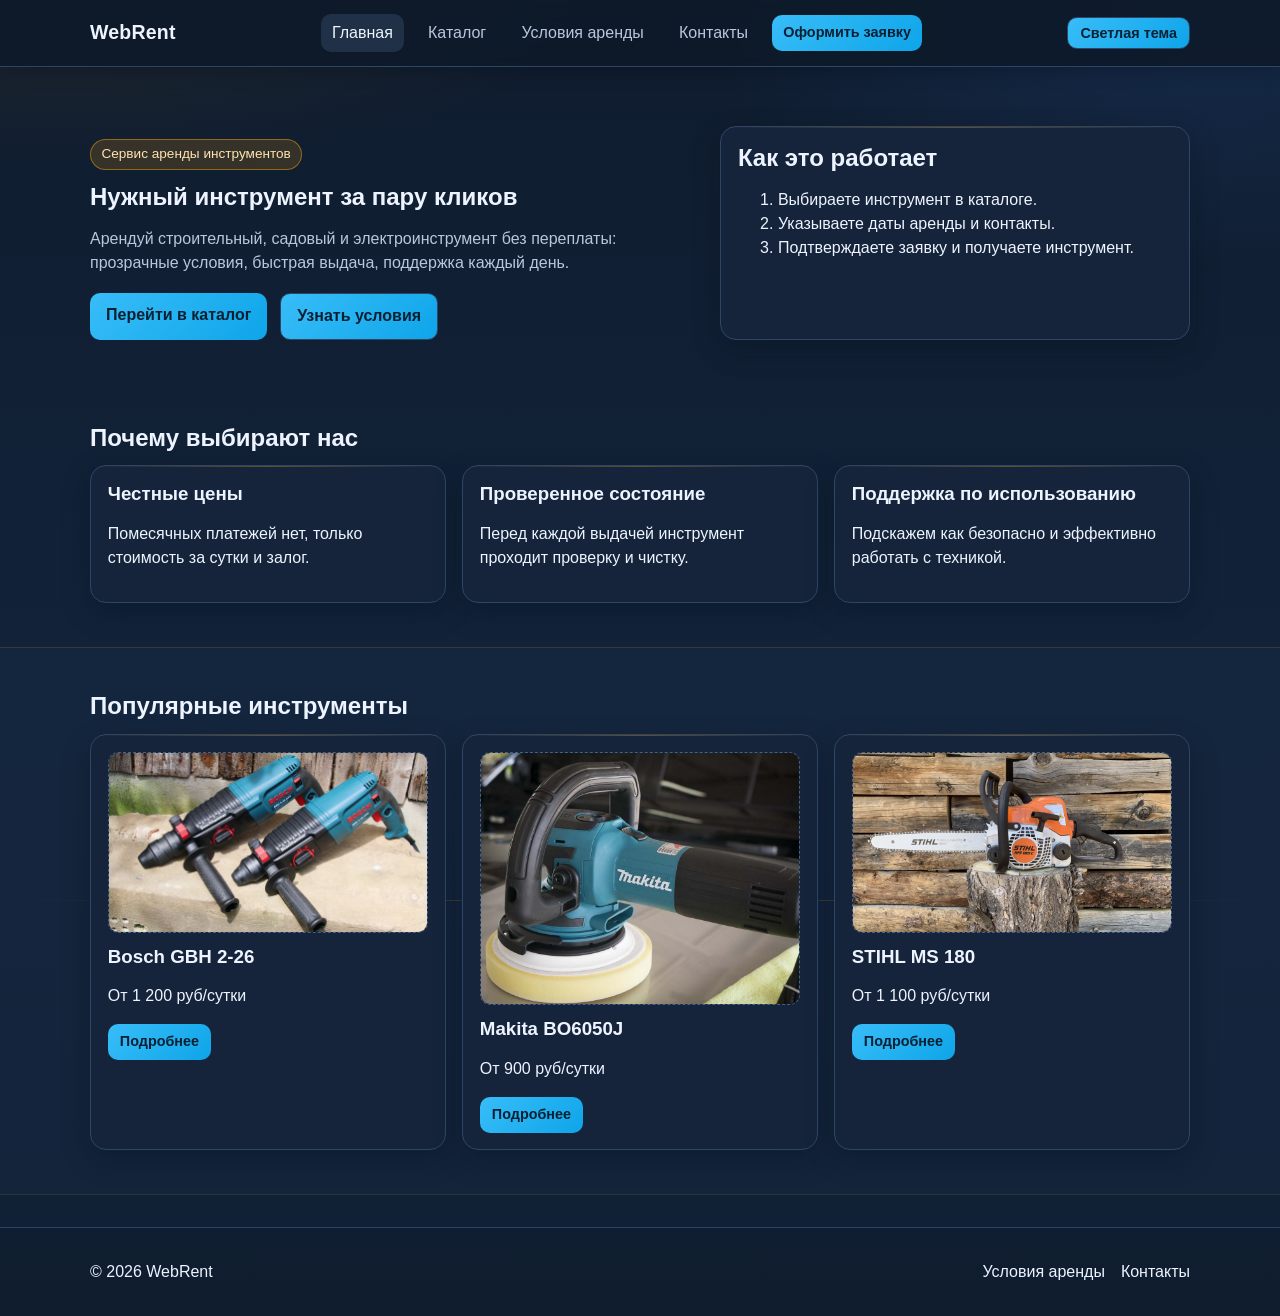
<file: index.html>
<!doctype html>
<html lang="ru">
  <head>
    <meta charset="UTF-8" />
    <meta name="viewport" content="width=device-width, initial-scale=1.0" />
    <title>WebRent - Аренда инструментов</title>
    <link rel="stylesheet" href="./assets/styles.css" />
  </head>
  <body>
    <header class="site-header">
      <div class="container header-row">
        <a class="logo" href="./index.html">WebRent</a>
        <nav class="main-nav" aria-label="Основная навигация">
          <a class="active" href="./index.html">Главная</a>
          <a href="./catalog.html">Каталог</a>
          <a href="./about.html">Условия аренды</a>
          <a href="./contacts.html">Контакты</a>
          <a class="btn btn-sm" href="./checkout.html">Оформить заявку</a>
        </nav>
      </div>
    </header>

    <main>
      <section class="hero">
        <div class="container hero-grid">
          <div>
            <p class="label">Сервис аренды инструментов</p>
            <h1>Нужный инструмент за пару кликов</h1>
            <p class="lead">
              Арендуй строительный, садовый и электроинструмент без переплаты:
              прозрачные условия, быстрая выдача, поддержка каждый день.
            </p>
            <div class="hero-actions">
              <a class="btn" href="./catalog.html">Перейти в каталог</a>
              <a class="btn btn-ghost" href="./about.html">Узнать условия</a>
            </div>
          </div>
          <div class="card">
            <h2>Как это работает</h2>
            <ol>
              <li>Выбираете инструмент в каталоге.</li>
              <li>Указываете даты аренды и контакты.</li>
              <li>Подтверждаете заявку и получаете инструмент.</li>
            </ol>
          </div>
        </div>
      </section>

      <section class="section">
        <div class="container">
          <h2>Почему выбирают нас</h2>
          <div class="features">
            <article class="card">
              <h3>Честные цены</h3>
              <p>Помесячных платежей нет, только стоимость за сутки и залог.</p>
            </article>
            <article class="card">
              <h3>Проверенное состояние</h3>
              <p>Перед каждой выдачей инструмент проходит проверку и чистку.</p>
            </article>
            <article class="card">
              <h3>Поддержка по использованию</h3>
              <p>Подскажем как безопасно и эффективно работать с техникой.</p>
            </article>
          </div>
        </div>
      </section>

      <section class="section section-muted">
        <div class="container">
          <h2>Популярные инструменты</h2>
          <div class="cards-3">
            <article class="tool-card">
              <img class="tool-image" src="./assets/images/Bosch_GBH_2-26jpg.jpg" alt="Заглушка изображения: Перфоратор" />
              <h3>Bosch GBH 2-26</h3>
              <p>От 1 200 руб/сутки</p>
              <a class="btn btn-sm" href="./tool.html">Подробнее</a>
            </article>
            <article class="tool-card">
              <img class="tool-image" src="./assets/images/Makita_BO6050J.jpg" alt="Заглушка изображения: Шлифмашина" />
              <h3>Makita BO6050J</h3>
              <p>От 900 руб/сутки</p>
              <a class="btn btn-sm" href="./tool.html">Подробнее</a>
            </article>
            <article class="tool-card">
              <img class="tool-image" src="./assets/images/STIHL_MS_180.jpg" alt="Заглушка изображения: Бензопила" />
              <h3>STIHL MS 180</h3>
              <p>От 1 100 руб/сутки</p>
              <a class="btn btn-sm" href="./tool.html">Подробнее</a>
            </article>
          </div>
        </div>
      </section>
    </main>

    <footer class="site-footer">
      <div class="container footer-row">
        <p>© 2026 WebRent</p>
        <div class="footer-links">
          <a href="./about.html">Условия аренды</a>
          <a href="./contacts.html">Контакты</a>
        </div>
      </div>
    </footer>
    <script src="./assets/app.js"></script>
  </body>
</html>
</file>
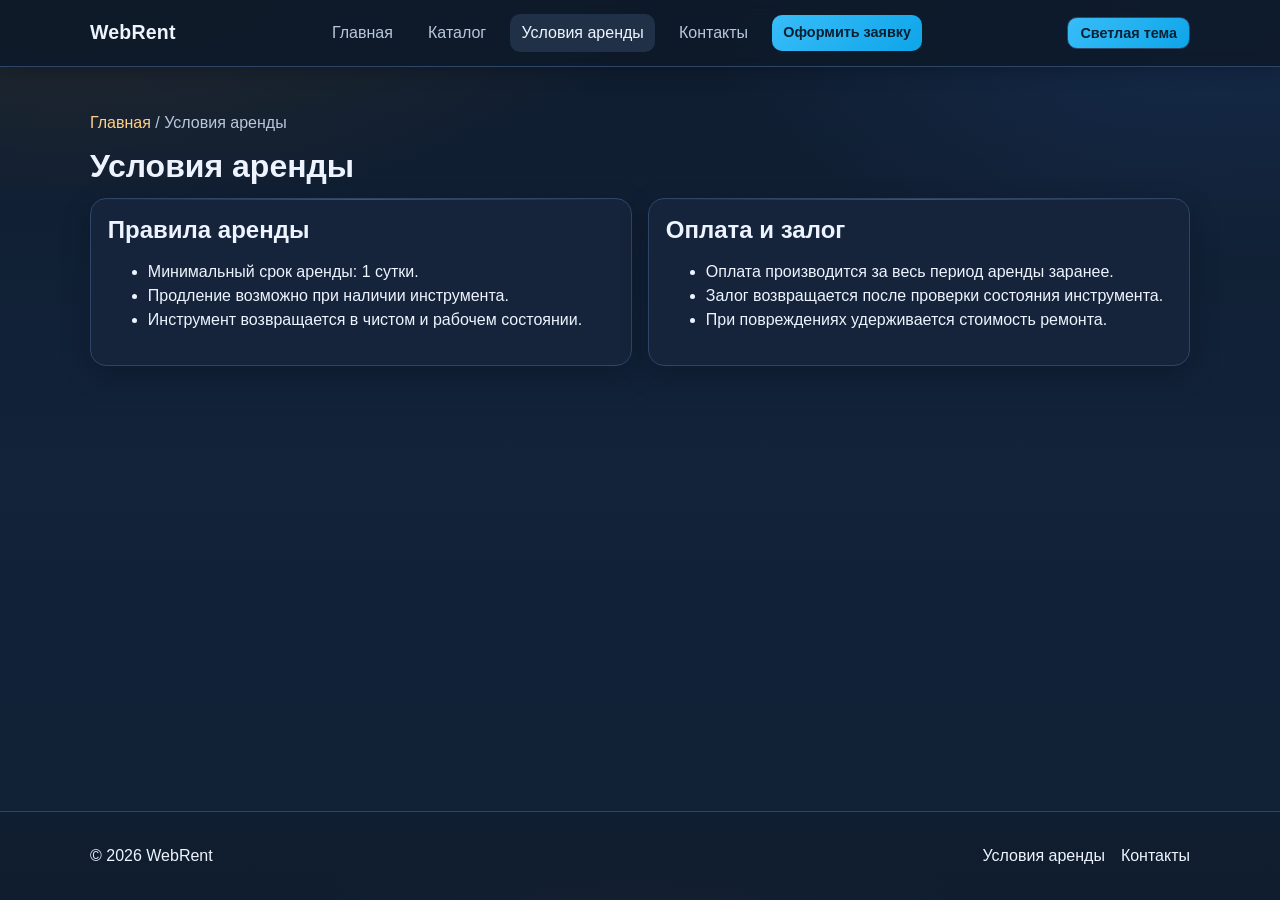
<file: about.html>
<!doctype html>
<html lang="ru">
  <head>
    <meta charset="UTF-8" />
    <meta name="viewport" content="width=device-width, initial-scale=1.0" />
    <title>Условия аренды - WebRent</title>
    <link rel="stylesheet" href="./assets/styles.css" />
  </head>
  <body>
    <header class="site-header">
      <div class="container header-row">
        <a class="logo" href="./index.html">WebRent</a>
        <nav class="main-nav" aria-label="Основная навигация">
          <a href="./index.html">Главная</a>
          <a href="./catalog.html">Каталог</a>
          <a class="active" href="./about.html">Условия аренды</a>
          <a href="./contacts.html">Контакты</a>
          <a class="btn btn-sm" href="./checkout.html">Оформить заявку</a>
        </nav>
      </div>
    </header>

    <main class="section">
      <div class="container">
        <nav class="breadcrumbs" aria-label="Хлебные крошки">
          <a href="./index.html">Главная</a> / <span>Условия аренды</span>
        </nav>
        <h1>Условия аренды</h1>
        <div class="cards-2">
          <article class="card">
            <h2>Правила аренды</h2>
            <ul>
              <li>Минимальный срок аренды: 1 сутки.</li>
              <li>Продление возможно при наличии инструмента.</li>
              <li>Инструмент возвращается в чистом и рабочем состоянии.</li>
            </ul>
          </article>
          <article class="card">
            <h2>Оплата и залог</h2>
            <ul>
              <li>Оплата производится за весь период аренды заранее.</li>
              <li>Залог возвращается после проверки состояния инструмента.</li>
              <li>При повреждениях удерживается стоимость ремонта.</li>
            </ul>
          </article>
        </div>
      </div>
    </main>

    <footer class="site-footer">
      <div class="container footer-row">
        <p>© 2026 WebRent</p>
        <div class="footer-links">
          <a href="./about.html">Условия аренды</a>
          <a href="./contacts.html">Контакты</a>
        </div>
      </div>
    </footer>
    <script src="./assets/app.js"></script>
  </body>
</html>
</file>
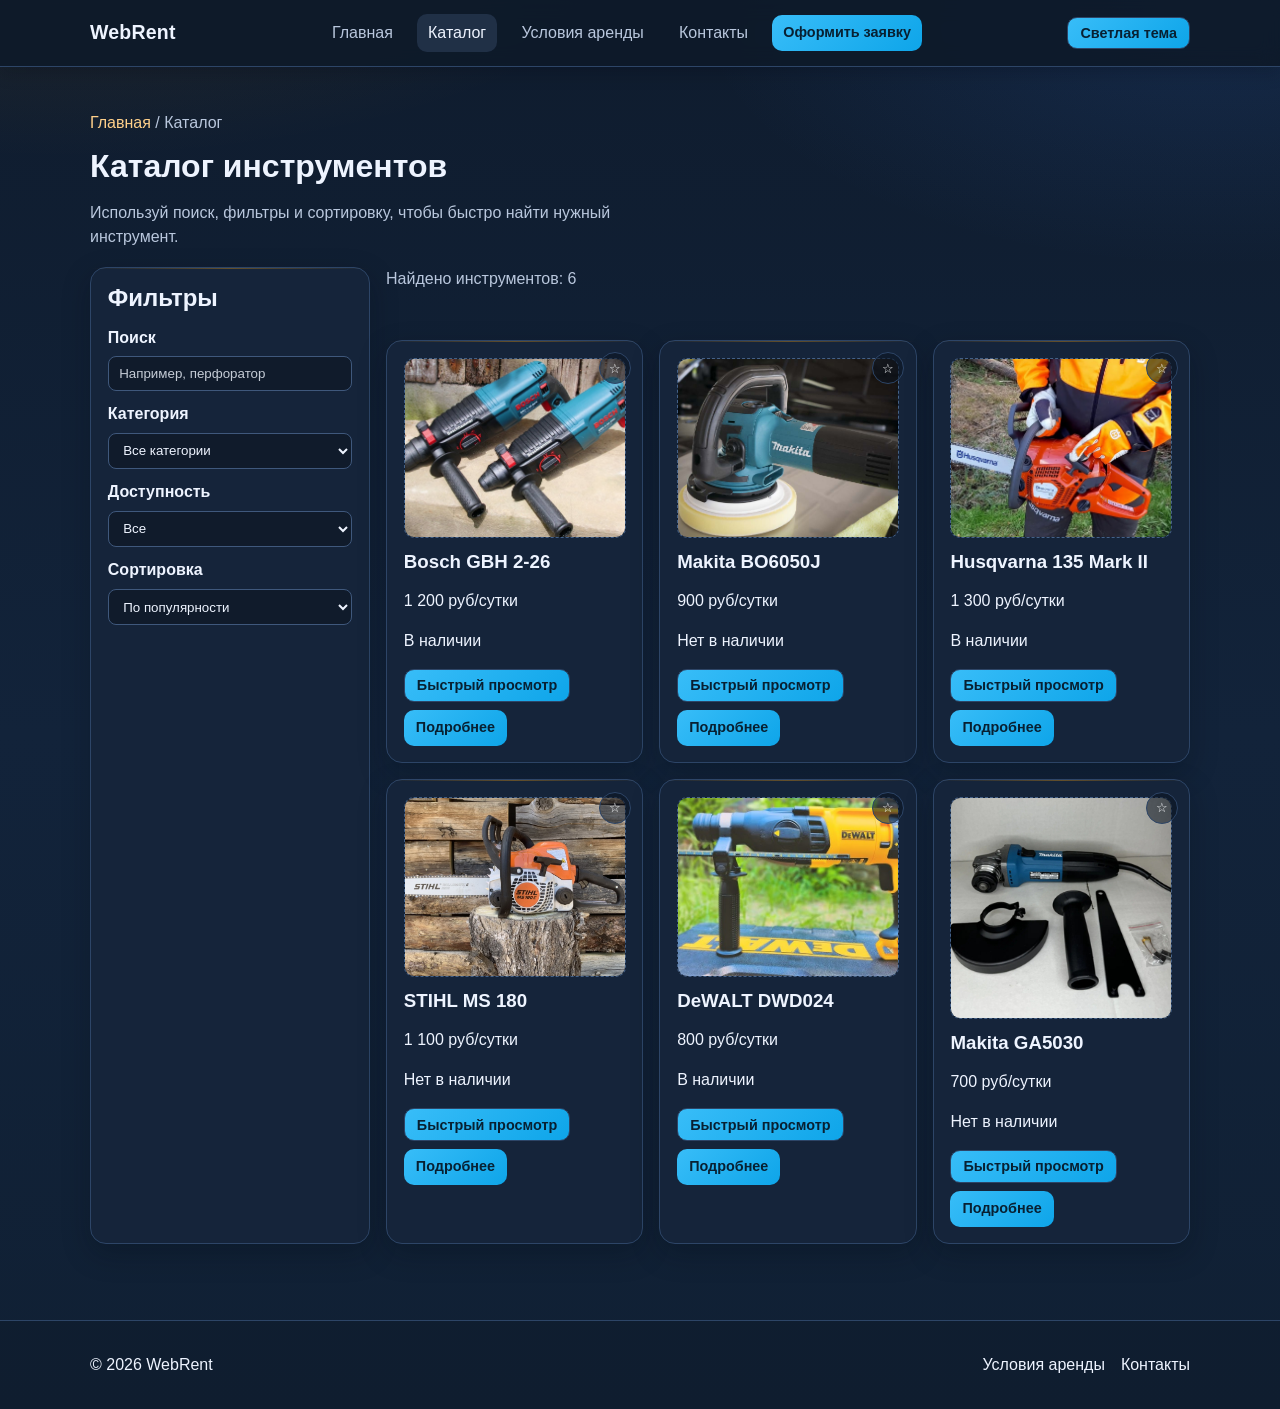
<file: catalog.html>
<!doctype html>
<html lang="ru">
  <head>
    <meta charset="UTF-8" />
    <meta name="viewport" content="width=device-width, initial-scale=1.0" />
    <title>Каталог - WebRent</title>
    <link rel="stylesheet" href="./assets/styles.css" />
  </head>
  <body>
    <header class="site-header">
      <div class="container header-row">
        <a class="logo" href="./index.html">WebRent</a>
        <nav class="main-nav" aria-label="Основная навигация">
          <a href="./index.html">Главная</a>
          <a class="active" href="./catalog.html">Каталог</a>
          <a href="./about.html">Условия аренды</a>
          <a href="./contacts.html">Контакты</a>
          <a class="btn btn-sm" href="./checkout.html">Оформить заявку</a>
        </nav>
      </div>
    </header>

    <main class="section">
      <div class="container">
        <nav class="breadcrumbs" aria-label="Хлебные крошки">
          <a href="./index.html">Главная</a> / <span>Каталог</span>
        </nav>
        <h1>Каталог инструментов</h1>
        <p class="lead">
          Используй поиск, фильтры и сортировку, чтобы быстро найти нужный
          инструмент.
        </p>

        <section class="catalog-layout">
          <aside class="card filters">
            <h2>Фильтры</h2>
            <label>
              Поиск
              <input id="searchInput" type="search" placeholder="Например, перфоратор" />
            </label>
            <label>
              Категория
              <select id="categoryFilter">
                <option value="all">Все категории</option>
                <option value="drill">Сверление</option>
                <option value="cut">Резка</option>
                <option value="garden">Для сада</option>
                <option value="grind">Шлифовка</option>
              </select>
            </label>
            <label>
              Доступность
              <select id="availabilityFilter">
                <option value="all">Все</option>
                <option value="available">Только в наличии</option>
              </select>
            </label>
            <label>
              Сортировка
              <select id="sortFilter">
                <option value="popular">По популярности</option>
                <option value="priceAsc">Цена: по возрастанию</option>
                <option value="priceDesc">Цена: по убыванию</option>
              </select>
            </label>
          </aside>

          <section>
            <div id="catalogCount" class="catalog-count"></div>
            <div id="catalogGrid" class="cards-3"></div>
          </section>
        </section>
      </div>
    </main>

    <footer class="site-footer">
      <div class="container footer-row">
        <p>© 2026 WebRent</p>
        <div class="footer-links">
          <a href="./about.html">Условия аренды</a>
          <a href="./contacts.html">Контакты</a>
        </div>
      </div>
    </footer>

    <script src="./assets/app.js"></script>
  </body>
</html>
</file>
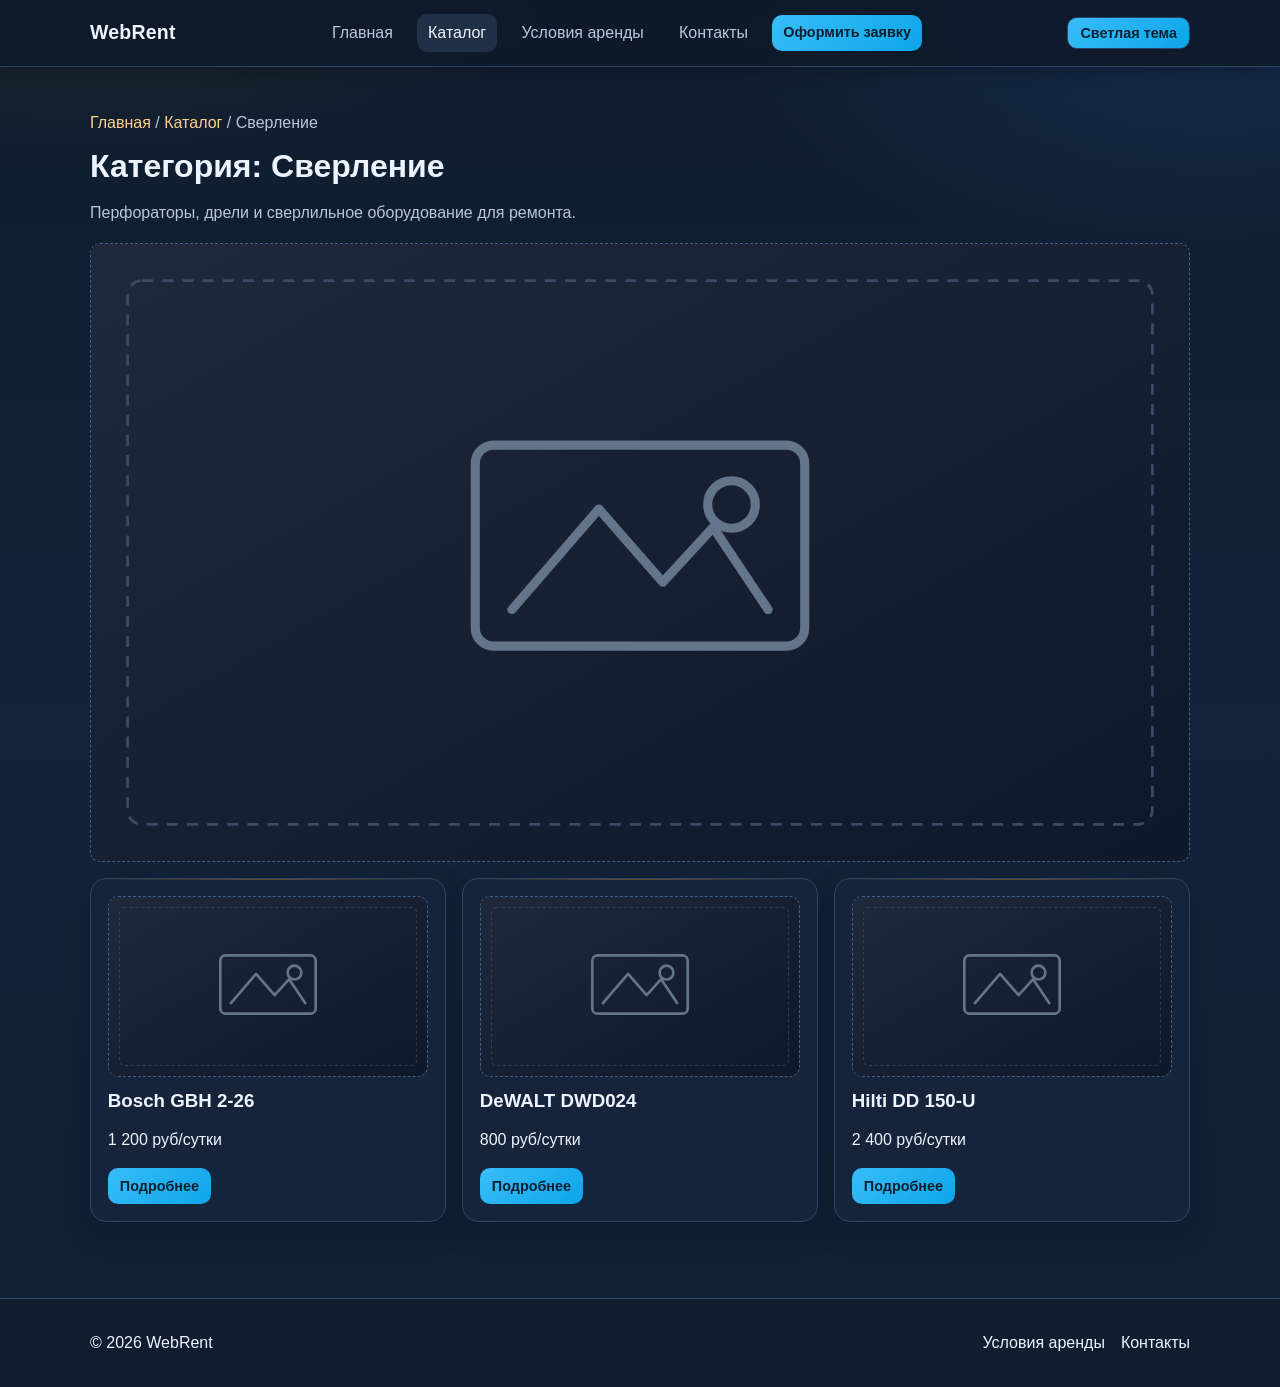
<file: category.html>
<!doctype html>
<html lang="ru">
  <head>
    <meta charset="UTF-8" />
    <meta name="viewport" content="width=device-width, initial-scale=1.0" />
    <title>Категория: Сверление - WebRent</title>
    <link rel="stylesheet" href="./assets/styles.css" />
  </head>
  <body>
    <header class="site-header">
      <div class="container header-row">
        <a class="logo" href="./index.html">WebRent</a>
        <nav class="main-nav" aria-label="Основная навигация">
          <a href="./index.html">Главная</a>
          <a class="active" href="./catalog.html">Каталог</a>
          <a href="./about.html">Условия аренды</a>
          <a href="./contacts.html">Контакты</a>
          <a class="btn btn-sm" href="./checkout.html">Оформить заявку</a>
        </nav>
      </div>
    </header>

    <main class="section">
      <div class="container">
        <nav class="breadcrumbs" aria-label="Хлебные крошки">
          <a href="./index.html">Главная</a> /
          <a href="./catalog.html">Каталог</a> /
          <span>Сверление</span>
        </nav>
        <h1>Категория: Сверление</h1>
        <p class="lead">Перфораторы, дрели и сверлильное оборудование для ремонта.</p>
        <img
          class="image-placeholder"
          src="./assets/images/placeholder.svg"
          alt="Заглушка изображения: категория Сверление"
        />

        <div class="cards-3">
          <article class="tool-card">
            <img class="tool-image" src="./assets/images/placeholder.svg" alt="Заглушка изображения: Перфоратор" />
            <h3>Bosch GBH 2-26</h3>
            <p>1 200 руб/сутки</p>
            <a class="btn btn-sm" href="./tool.html">Подробнее</a>
          </article>
          <article class="tool-card">
            <img class="tool-image" src="./assets/images/placeholder.svg" alt="Заглушка изображения: Дрель" />
            <h3>DeWALT DWD024</h3>
            <p>800 руб/сутки</p>
            <a class="btn btn-sm" href="./tool.html">Подробнее</a>
          </article>
          <article class="tool-card">
            <img class="tool-image" src="./assets/images/placeholder.svg" alt="Заглушка изображения: Алмазное бурение" />
            <h3>Hilti DD 150-U</h3>
            <p>2 400 руб/сутки</p>
            <a class="btn btn-sm" href="./tool.html">Подробнее</a>
          </article>
        </div>
      </div>
    </main>

    <footer class="site-footer">
      <div class="container footer-row">
        <p>© 2026 WebRent</p>
        <div class="footer-links">
          <a href="./about.html">Условия аренды</a>
          <a href="./contacts.html">Контакты</a>
        </div>
      </div>
    </footer>
    <script src="./assets/app.js"></script>
  </body>
</html>
</file>
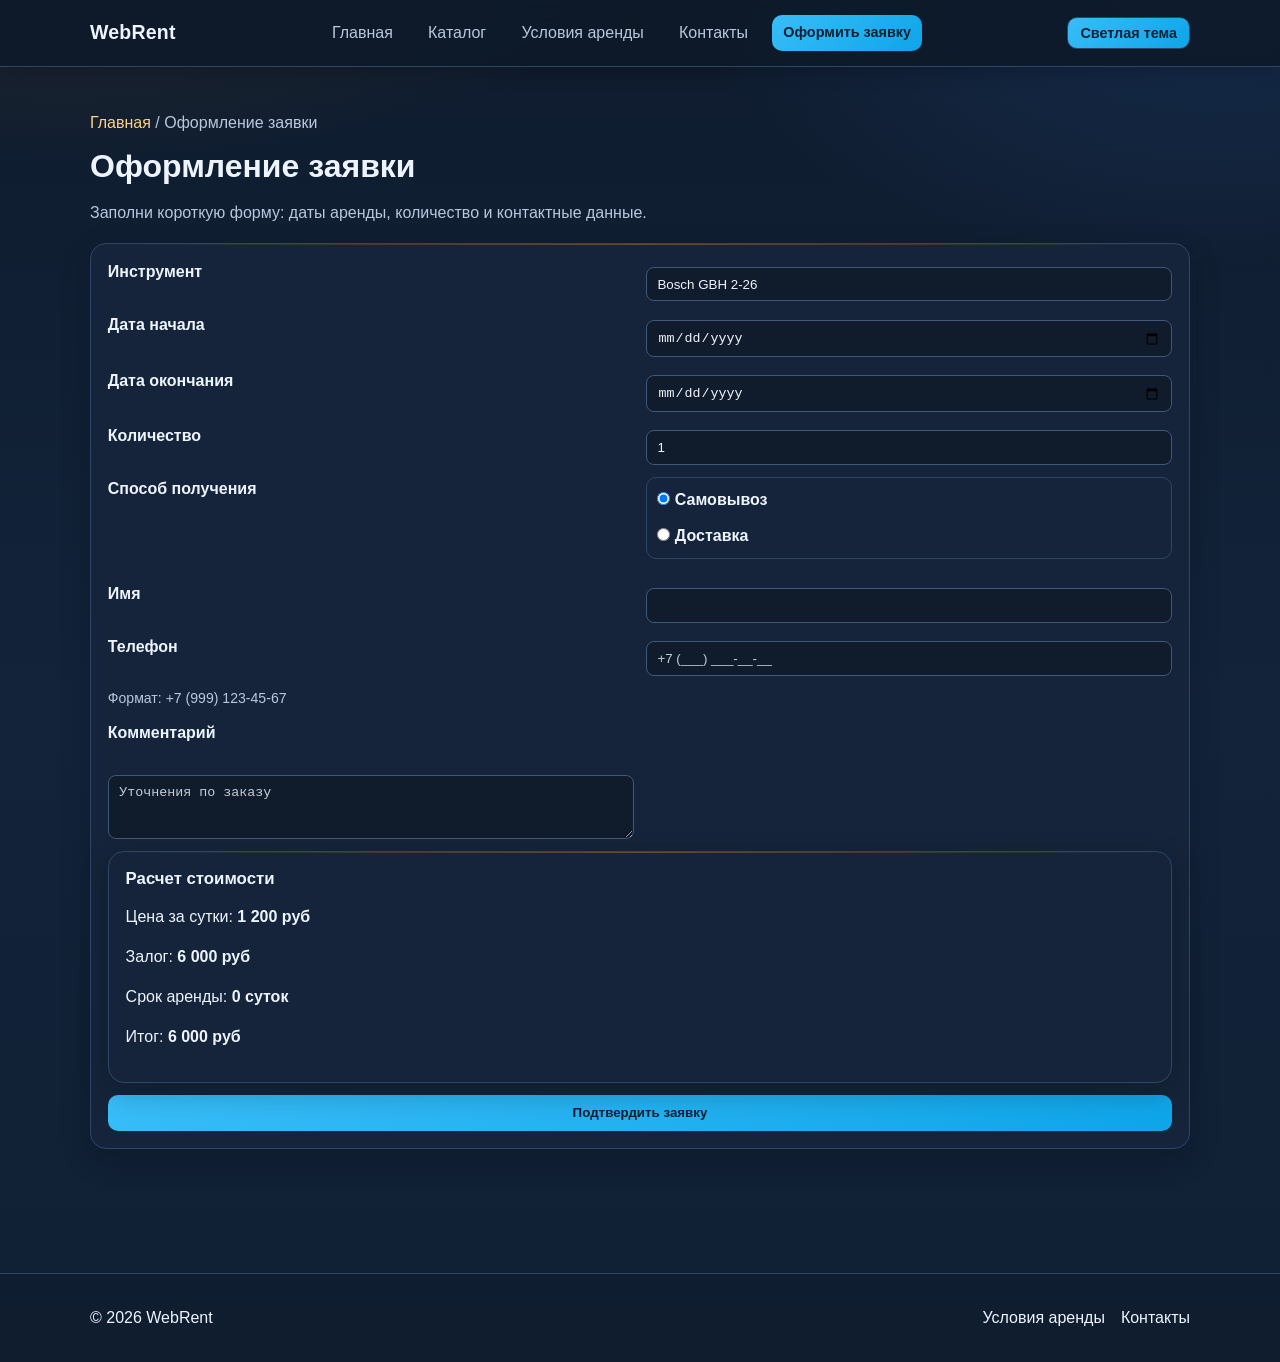
<file: checkout.html>
<!doctype html>
<html lang="ru">
  <head>
    <meta charset="UTF-8" />
    <meta name="viewport" content="width=device-width, initial-scale=1.0" />
    <title>Оформление заявки - WebRent</title>
    <link rel="stylesheet" href="./assets/styles.css" />
  </head>
  <body>
    <header class="site-header">
      <div class="container header-row">
        <a class="logo" href="./index.html">WebRent</a>
        <nav class="main-nav" aria-label="Основная навигация">
          <a href="./index.html">Главная</a>
          <a href="./catalog.html">Каталог</a>
          <a href="./about.html">Условия аренды</a>
          <a href="./contacts.html">Контакты</a>
          <a class="btn btn-sm active" href="./checkout.html">Оформить заявку</a>
        </nav>
      </div>
    </header>

    <main class="section">
      <div class="container">
        <nav class="breadcrumbs" aria-label="Хлебные крошки">
          <a href="./index.html">Главная</a> /
          <span>Оформление заявки</span>
        </nav>

        <h1>Оформление заявки</h1>
        <p class="lead">
          Заполни короткую форму: даты аренды, количество и контактные данные.
        </p>

        <form id="checkoutForm" class="card form-grid" novalidate>
          <label for="tool">Инструмент</label>
          <input id="tool" type="text" name="tool" value="Bosch GBH 2-26" required />

          <label for="startDate">Дата начала</label>
          <input id="startDate" type="date" name="startDate" required />

          <label for="endDate">Дата окончания</label>
          <input id="endDate" type="date" name="endDate" required />

          <label for="qty">Количество</label>
          <input id="qty" type="number" name="qty" min="1" value="1" required />

          <label for="pickupMethod">Способ получения</label>
          <fieldset id="pickupMethod" class="radio-group">
            <legend class="visually-hidden">Способ получения</legend>
            <label class="radio-item">
              <input type="radio" name="fulfillment" value="pickup" checked />
              Самовывоз
            </label>
            <label class="radio-item">
              <input type="radio" name="fulfillment" value="delivery" />
              Доставка
            </label>
          </fieldset>

          <label for="name">Имя</label>
          <input id="name" type="text" name="name" autocomplete="name" required />

          <label for="phone">Телефон</label>
          <input
            id="phone"
            type="tel"
            name="phone"
            placeholder="+7 (___) ___-__-__"
            autocomplete="tel"
            inputmode="tel"
            required
            aria-describedby="phoneHelp"
          />
          <p id="phoneHelp" class="field-help">Формат: +7 (999) 123-45-67</p>

          <label class="full-width" for="comment">Комментарий</label>
          <textarea id="comment" name="comment" rows="3" placeholder="Уточнения по заказу"></textarea>

          <section class="card total-card full-width" aria-live="polite">
            <h2>Расчет стоимости</h2>
            <p>Цена за сутки: <strong id="dailyPriceText">1 200 руб</strong></p>
            <p>Залог: <strong id="depositText">6 000 руб</strong></p>
            <p>Срок аренды: <strong id="rentalDaysText">0 суток</strong></p>
            <p>Итог: <strong id="totalCostText">0 руб</strong></p>
          </section>

          <button class="btn full-width" type="submit">Подтвердить заявку</button>
        </form>
        <p id="checkoutStatus" class="status-text" aria-live="polite"></p>
        <section id="thankYouScreen" class="card thank-you-screen" hidden aria-live="polite">
          <h2>Спасибо за заявку!</h2>
          <p>Мы получили ваш запрос и свяжемся с вами в ближайшее время.</p>
          <a class="btn btn-sm" href="./catalog.html">Вернуться в каталог</a>
        </section>
      </div>
    </main>

    <footer class="site-footer">
      <div class="container footer-row">
        <p>© 2026 WebRent</p>
        <div class="footer-links">
          <a href="./about.html">Условия аренды</a>
          <a href="./contacts.html">Контакты</a>
        </div>
      </div>
    </footer>

    <script src="./assets/app.js"></script>
  </body>
</html>
</file>
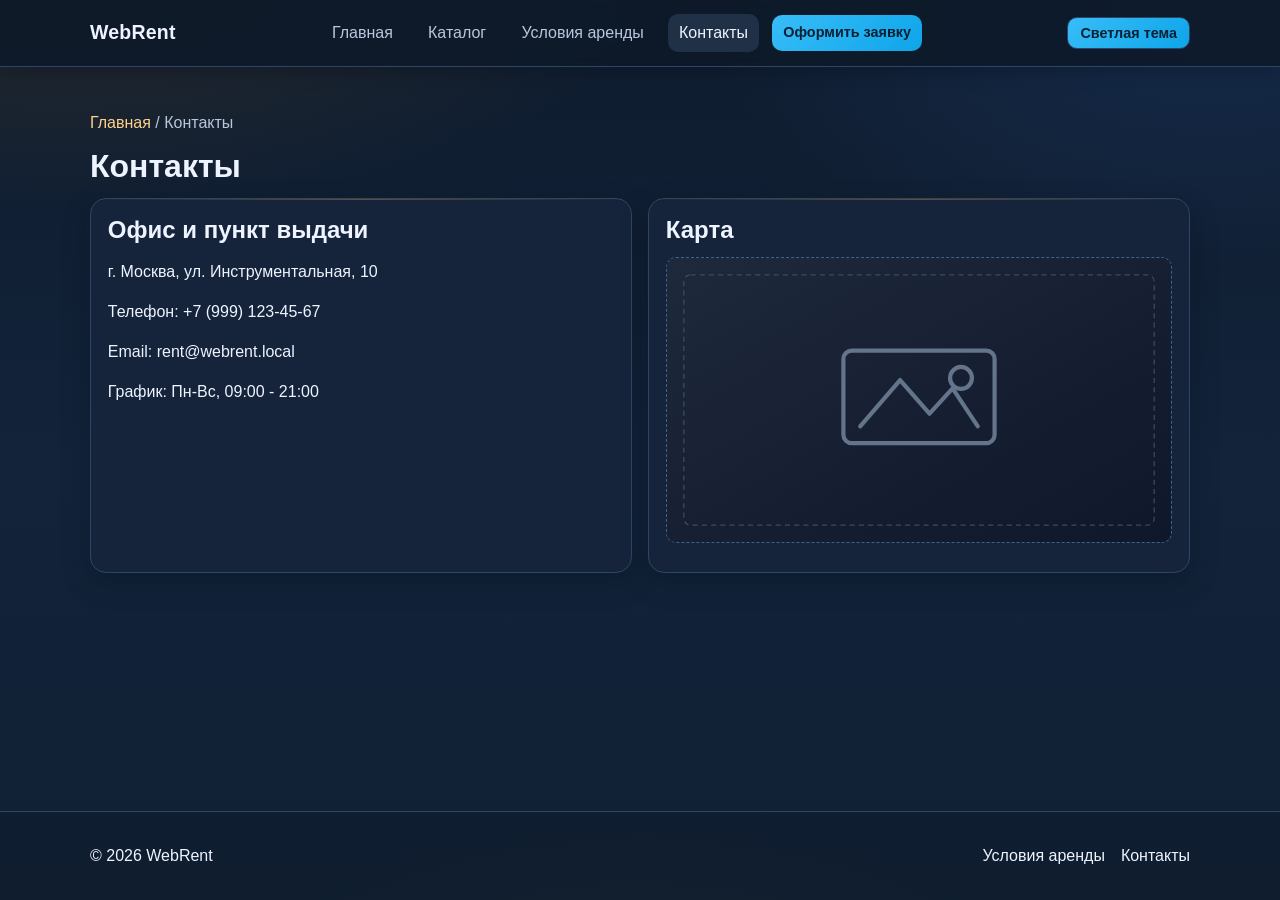
<file: contacts.html>
<!doctype html>
<html lang="ru">
  <head>
    <meta charset="UTF-8" />
    <meta name="viewport" content="width=device-width, initial-scale=1.0" />
    <title>Контакты - WebRent</title>
    <link rel="stylesheet" href="./assets/styles.css" />
  </head>
  <body>
    <header class="site-header">
      <div class="container header-row">
        <a class="logo" href="./index.html">WebRent</a>
        <nav class="main-nav" aria-label="Основная навигация">
          <a href="./index.html">Главная</a>
          <a href="./catalog.html">Каталог</a>
          <a href="./about.html">Условия аренды</a>
          <a class="active" href="./contacts.html">Контакты</a>
          <a class="btn btn-sm" href="./checkout.html">Оформить заявку</a>
        </nav>
      </div>
    </header>

    <main class="section">
      <div class="container">
        <nav class="breadcrumbs" aria-label="Хлебные крошки">
          <a href="./index.html">Главная</a> / <span>Контакты</span>
        </nav>
        <h1>Контакты</h1>
        <div class="cards-2">
          <article class="card">
            <h2>Офис и пункт выдачи</h2>
            <p>г. Москва, ул. Инструментальная, 10</p>
            <p>Телефон: +7 (999) 123-45-67</p>
            <p>Email: rent@webrent.local</p>
            <p>График: Пн-Вс, 09:00 - 21:00</p>
          </article>
          <article class="card">
            <h2>Карта</h2>
            <img class="map-box" src="./assets/images/placeholder.svg" alt="Заглушка изображения: карта (Яндекс/Google)" />
          </article>
        </div>
      </div>
    </main>

    <footer class="site-footer">
      <div class="container footer-row">
        <p>© 2026 WebRent</p>
        <div class="footer-links">
          <a href="./about.html">Условия аренды</a>
          <a href="./contacts.html">Контакты</a>
        </div>
      </div>
    </footer>
    <script src="./assets/app.js"></script>
  </body>
</html>
</file>
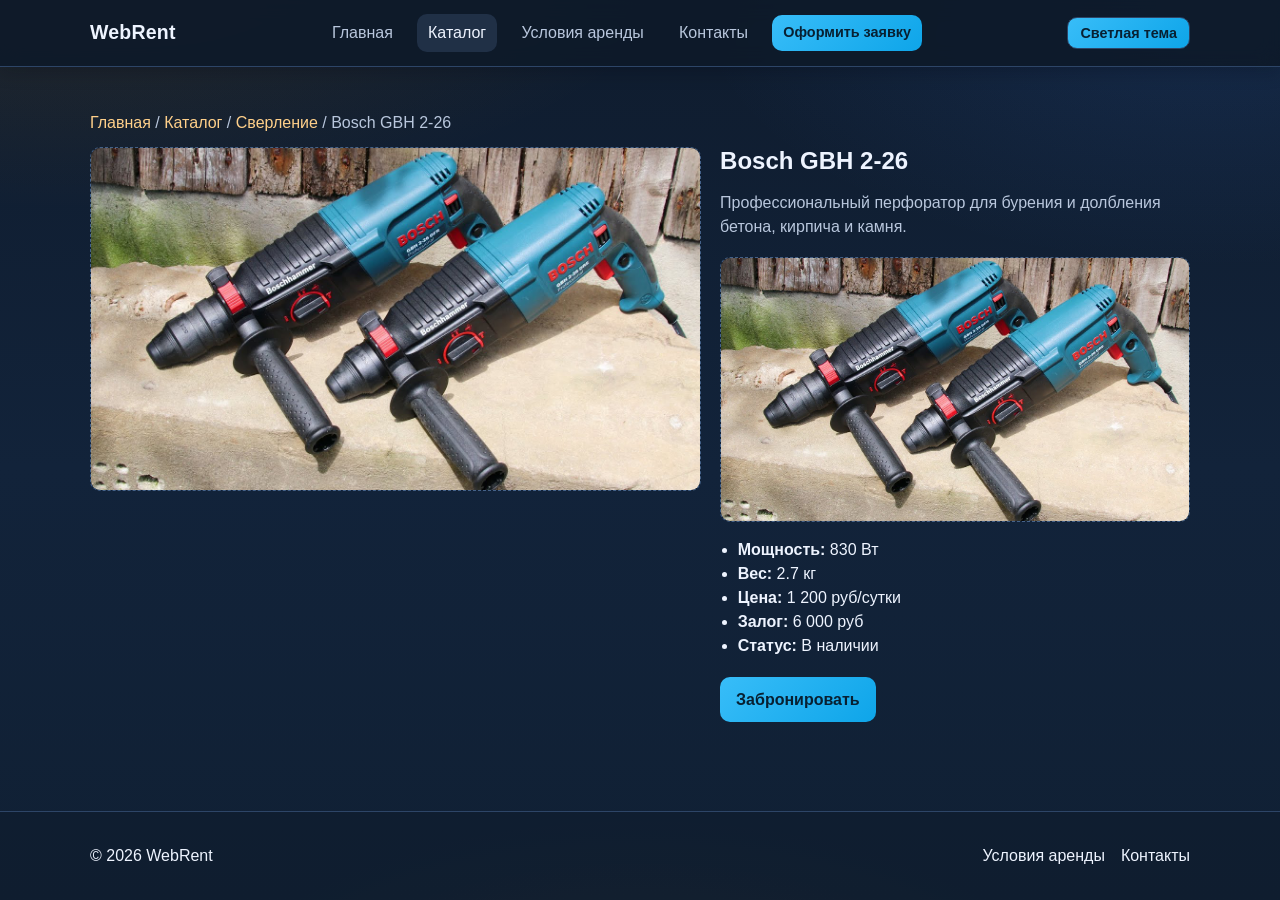
<file: tool.html>
<!doctype html>
<html lang="ru">
  <head>
    <meta charset="UTF-8" />
    <meta name="viewport" content="width=device-width, initial-scale=1.0" />
    <title>Инструмент - WebRent</title>
    <link rel="stylesheet" href="./assets/styles.css" />
  </head>
  <body>
    <header class="site-header">
      <div class="container header-row">
        <a class="logo" href="./index.html">WebRent</a>
        <nav class="main-nav" aria-label="Основная навигация">
          <a href="./index.html">Главная</a>
          <a class="active" href="./catalog.html">Каталог</a>
          <a href="./about.html">Условия аренды</a>
          <a href="./contacts.html">Контакты</a>
          <a class="btn btn-sm" href="./checkout.html">Оформить заявку</a>
        </nav>
      </div>
    </header>

    <main class="section">
      <div class="container">
        <nav class="breadcrumbs" aria-label="Хлебные крошки">
          <a href="./index.html">Главная</a> /
          <a href="./catalog.html">Каталог</a> /
          <a href="./category.html">Сверление</a> /
          <span>Bosch GBH 2-26</span>
        </nav>

        <section class="tool-layout">
          <img class="tool-photo" src="./assets/images/Bosch_GBH_2-26jpg.jpg" alt="Перфоратор Bosch GBH 2-26 крупным планом" />
          <div>
            <h1>Bosch GBH 2-26</h1>
            <p class="lead">
              Профессиональный перфоратор для бурения и долбления бетона, кирпича
              и камня.
            </p>
            <img
              class="image-placeholder"
              src="./assets/images/Bosch_GBH_2-26jpg.jpg"
              alt="Набор оснастки и кейс для Bosch GBH 2-26"
            />
            <ul class="specs">
              <li><strong>Мощность:</strong> 830 Вт</li>
              <li><strong>Вес:</strong> 2.7 кг</li>
              <li><strong>Цена:</strong> 1 200 руб/сутки</li>
              <li><strong>Залог:</strong> 6 000 руб</li>
              <li><strong>Статус:</strong> В наличии</li>
            </ul>
            <a class="btn" href="./checkout.html">Забронировать</a>
          </div>
        </section>
      </div>
    </main>

    <footer class="site-footer">
      <div class="container footer-row">
        <p>© 2026 WebRent</p>
        <div class="footer-links">
          <a href="./about.html">Условия аренды</a>
          <a href="./contacts.html">Контакты</a>
        </div>
      </div>
    </footer>
    <script src="./assets/app.js"></script>
  </body>
</html>
</file>
<file: assets/styles.css>
:root {
  --bg: #0f1c2e;
  --panel: #15243a;
  --panel-soft: #1d3150;
  --text: #eef4ff;
  --text-muted: #b9c7dd;
  --accent: #f59e0b;
  --accent-2: #fbbf24;
  --accent-soft: rgba(245, 158, 11, 0.16);
  --border: #2d4567;
  --shadow-soft: 0 10px 28px rgba(5, 10, 18, 0.26);
}

body.theme-light {
  --bg: #f7f4ee;
  --panel: #ffffff;
  --panel-soft: #f5ede0;
  --text: #1d2939;
  --text-muted: #52607a;
  --accent: #d97706;
  --accent-2: #f59e0b;
  --accent-soft: rgba(217, 119, 6, 0.14);
  --border: #e7dccc;
}

* {
  box-sizing: border-box;
}

body {
  margin: 0;
  font-family: Inter, Arial, sans-serif;
  color: var(--text);
  background:
    radial-gradient(1100px 500px at 5% -10%, rgba(245, 158, 11, 0.12), transparent 60%),
    radial-gradient(900px 460px at 95% 0%, rgba(59, 130, 246, 0.14), transparent 58%),
    radial-gradient(700px 380px at 50% 120%, rgba(245, 158, 11, 0.08), transparent 70%),
    linear-gradient(180deg, #0f1c2e 0%, #12233a 52%, #102034 100%);
  line-height: 1.5;
  min-height: 100vh;
  display: flex;
  flex-direction: column;
}

body.theme-light {
  background:
    radial-gradient(1000px 450px at 0% -10%, rgba(251, 191, 36, 0.16), transparent 58%),
    radial-gradient(850px 380px at 100% 0%, rgba(14, 165, 233, 0.1), transparent 62%),
    radial-gradient(700px 340px at 50% 110%, rgba(217, 119, 6, 0.08), transparent 70%),
    linear-gradient(180deg, #fffdf8 0%, #f8f2e8 52%, #f4ede2 100%);
}

main {
  flex: 1;
}

a {
  color: var(--text);
  text-decoration: none;
  transition: color 0.18s ease;
}

a:hover {
  color: var(--accent-2);
}

a:focus-visible,
button:focus-visible,
input:focus-visible,
select:focus-visible,
textarea:focus-visible {
  outline: 3px solid var(--accent-2);
  outline-offset: 2px;
}

.container {
  width: min(1100px, 92%);
  margin: 0 auto;
}

.site-header {
  position: sticky;
  top: 0;
  z-index: 10;
  background: rgba(14, 26, 42, 0.9);
  border-bottom: 1px solid var(--border);
  backdrop-filter: blur(10px);
  box-shadow: 0 6px 16px rgba(4, 9, 16, 0.2);
}

.header-row {
  display: flex;
  justify-content: space-between;
  align-items: center;
  gap: 1rem;
  padding: 0.85rem 0;
}

.logo {
  font-weight: 800;
  font-size: 1.22rem;
  letter-spacing: 0.2px;
}

.main-nav {
  display: flex;
  gap: 0.8rem;
  align-items: center;
  flex-wrap: wrap;
}

.main-nav a {
  padding: 0.45rem 0.7rem;
  border-radius: 10px;
  color: var(--text-muted);
  transition: background-color 0.15s ease, color 0.15s ease;
}

.main-nav a:hover {
  color: var(--text);
}

.main-nav a.active {
  color: var(--text);
  background: color-mix(in srgb, var(--panel-soft) 80%, var(--accent-soft));
}

.section {
  padding: 2.75rem 0;
  position: relative;
}

.hero {
  padding: 3.7rem 0 2.5rem;
}

.hero::after {
  content: "";
  position: absolute;
  left: 0;
  right: 0;
  bottom: -1px;
  height: 1px;
  background: linear-gradient(90deg, transparent 0%, rgba(245, 158, 11, 0.38) 50%, transparent 100%);
}

.hero-grid,
.tool-layout {
  display: grid;
  grid-template-columns: 1.3fr 1fr;
  gap: 1.2rem;
}

h1,
h2,
h3 {
  margin: 0 0 0.8rem;
  line-height: 1.2;
}

.lead {
  color: var(--text-muted);
  max-width: 65ch;
  margin-bottom: 1.1rem;
}

.label {
  display: inline-block;
  margin-bottom: 0.8rem;
  color: #ffe2af;
  border: 1px solid rgba(245, 158, 11, 0.5);
  background: var(--accent-soft);
  border-radius: 999px;
  padding: 0.25rem 0.65rem;
  font-size: 0.85rem;
}

.hero-actions {
  display: flex;
  gap: 0.8rem;
  flex-wrap: wrap;
  margin-top: 1rem;
}

.btn {
  display: inline-block;
  background: linear-gradient(135deg, var(--accent) 0%, var(--accent-2) 100%);
  color: #2a1a00;
  font-weight: 700;
  padding: 0.65rem 1rem;
  border-radius: 10px;
  border: none;
  cursor: pointer;
  transition: transform 0.12s ease, box-shadow 0.12s ease, background-color 0.12s ease;
}

.btn:hover {
  transform: translateY(-1px);
  box-shadow: 0 8px 16px rgba(245, 158, 11, 0.3);
}

.btn-ghost {
  background: transparent;
  color: var(--text);
  border: 1px solid var(--border);
}

.btn-ghost:hover {
  box-shadow: none;
  background: color-mix(in srgb, var(--panel-soft) 82%, var(--accent-soft));
}

.btn-sm {
  padding: 0.45rem 0.75rem;
  font-size: 0.9rem;
}

.card,
.tool-card {
  background: var(--panel);
  border: 1px solid var(--border);
  border-radius: 16px;
  padding: 1.05rem;
  position: relative;
  box-shadow: var(--shadow-soft);
}

.card::before,
.tool-card::before {
  content: "";
  position: absolute;
  top: 0;
  left: 0;
  right: 0;
  height: 1px;
  background: linear-gradient(90deg, transparent 0%, rgba(245, 158, 11, 0.35) 50%, transparent 100%);
  pointer-events: none;
}

.features,
.cards-3 {
  display: grid;
  grid-template-columns: repeat(3, minmax(0, 1fr));
  gap: 1rem;
}

.cards-2 {
  display: grid;
  grid-template-columns: repeat(2, minmax(0, 1fr));
  gap: 1rem;
}

.section-muted {
  background: rgba(26, 43, 68, 0.38);
  border-top: 1px solid rgba(245, 158, 11, 0.16);
  border-bottom: 1px solid rgba(245, 158, 11, 0.12);
}

.tool-image,
.tool-photo,
.map-box,
.image-placeholder {
  width: 100%;
  min-height: 180px;
  border-radius: 10px;
  border: 1px dashed #446188;
  background: rgba(18, 32, 50, 0.36);
  display: block;
  object-fit: cover;
}

.tool-card:hover {
  border-color: #3a4a68;
}

.tool-image,
.tool-photo,
.map-box {
  margin-bottom: 0.8rem;
}

.image-placeholder {
  margin: 1rem 0;
}

.breadcrumbs {
  color: var(--text-muted);
  margin-bottom: 0.75rem;
}

.breadcrumbs a {
  color: #ffd08a;
}

.catalog-layout {
  display: grid;
  grid-template-columns: 280px 1fr;
  gap: 1rem;
}

.filters label,
.form-grid label {
  display: block;
  margin-bottom: 0.7rem;
  font-weight: 600;
  color: var(--text);
}

input,
select,
textarea {
  width: 100%;
  margin-top: 0.4rem;
  border-radius: 8px;
  border: 1px solid #3f587c;
  background: #101b2b;
  color: #eef4ff;
  padding: 0.55rem 0.65rem;
  transition: border-color 0.15s ease, box-shadow 0.15s ease;
}

input::placeholder,
textarea::placeholder {
  color: color-mix(in srgb, var(--text-muted) 80%, #f6e2bc);
}

input:hover,
select:hover,
textarea:hover {
  border-color: #55739b;
}

input:focus,
select:focus,
textarea:focus {
  border-color: #fbbf24;
  box-shadow: 0 0 0 2px rgba(245, 158, 11, 0.24);
}

.catalog-count {
  color: var(--text-muted);
  margin-bottom: 0.8rem;
}

.catalog-status {
  color: var(--text-muted);
  margin-bottom: 0.8rem;
  min-height: 1.5rem;
}

.loader-dot {
  display: inline-block;
  width: 0.7rem;
  height: 0.7rem;
  border-radius: 50%;
  background: var(--accent);
  margin-right: 0.45rem;
  animation: pulse 1s infinite;
}

.favorite-btn {
  position: absolute;
  top: 0.7rem;
  right: 0.7rem;
  width: 2rem;
  height: 2rem;
  border-radius: 999px;
  border: 1px solid var(--border);
  background: rgba(11, 20, 33, 0.55);
  color: #f8fafc;
  cursor: pointer;
  transition: transform 0.14s ease, border-color 0.14s ease;
}

.favorite-btn:hover {
  transform: scale(1.06);
}

.favorite-btn.is-active {
  color: #fbbf24;
  border-color: #fbbf24;
  background: rgba(245, 158, 11, 0.14);
}

body.theme-light .favorite-btn {
  background: rgba(255, 255, 255, 0.9);
  color: #334155;
}

.card-actions {
  display: flex;
  gap: 0.5rem;
  flex-wrap: wrap;
}

.quick-view-btn {
  color: var(--text);
}

.modal-overlay {
  position: fixed;
  inset: 0;
  background: rgba(5, 10, 18, 0.68);
  display: grid;
  place-items: center;
  z-index: 40;
  padding: 1rem;
}

.modal-card {
  width: min(560px, 100%);
  background: var(--panel);
  border: 1px solid var(--border);
  border-radius: 16px;
  padding: 1rem;
  position: relative;
  box-shadow: 0 20px 42px rgba(5, 10, 18, 0.48);
}

.modal-close {
  position: absolute;
  top: 0.6rem;
  right: 0.6rem;
  border: 1px solid var(--border);
  background: transparent;
  color: var(--text);
  border-radius: 8px;
  width: 2rem;
  height: 2rem;
  cursor: pointer;
}

.back-to-top {
  position: fixed;
  right: 1rem;
  bottom: 1rem;
  z-index: 30;
  border: 1px solid var(--border);
  background: var(--panel);
  color: var(--text);
  border-radius: 999px;
  padding: 0.55rem 0.9rem;
  cursor: pointer;
  opacity: 0;
  transform: translateY(10px);
  pointer-events: none;
  transition: opacity 0.2s ease, transform 0.2s ease;
}

.back-to-top.is-visible {
  opacity: 1;
  transform: translateY(0);
  pointer-events: auto;
}

@keyframes pulse {
  0% {
    opacity: 0.4;
  }
  50% {
    opacity: 1;
  }
  100% {
    opacity: 0.4;
  }
}

.specs {
  margin: 1rem 0 1.2rem;
  padding-left: 1.1rem;
}

.form-grid {
  display: grid;
  grid-template-columns: repeat(2, minmax(0, 1fr));
  gap: 0.75rem;
  align-items: start;
}

.full-width {
  grid-column: 1 / -1;
}

.status-text {
  margin-top: 0.8rem;
  font-weight: 700;
  color: #ffd27f;
  min-height: 1.2rem;
}

.field-help {
  margin: 0;
  color: var(--text-muted);
  font-size: 0.88rem;
}

.radio-group {
  border: 1px solid var(--border);
  border-radius: 10px;
  padding: 0.65rem;
  margin: 0 0 0.7rem;
}

.radio-item {
  display: flex;
  align-items: center;
  gap: 0.45rem;
  margin-bottom: 0.5rem;
  font-weight: 500;
  color: var(--text);
}

.radio-item:last-child {
  margin-bottom: 0;
}

.radio-item input {
  margin: 0;
  width: auto;
}

.total-card h2 {
  font-size: 1.05rem;
}

.thank-you-screen {
  margin-top: 1rem;
}

.visually-hidden {
  position: absolute;
  width: 1px;
  height: 1px;
  padding: 0;
  margin: -1px;
  overflow: hidden;
  clip: rect(0, 0, 0, 0);
  border: 0;
}

.site-footer {
  border-top: 1px solid var(--border);
  margin-top: 2rem;
  background: rgba(14, 25, 40, 0.4);
}

body:not(.theme-light) .btn {
  background: linear-gradient(135deg, #38bdf8 0%, #0ea5e9 100%);
  color: #082032;
}

body:not(.theme-light) .btn:hover {
  box-shadow: 0 8px 16px rgba(14, 165, 233, 0.32);
}

.footer-row {
  display: flex;
  justify-content: space-between;
  align-items: center;
  gap: 1rem;
  padding: 1rem 0;
}

.footer-links {
  display: flex;
  gap: 1rem;
}

body.theme-light input,
body.theme-light select,
body.theme-light textarea {
  background: #fffdf9;
  color: #1f2a3a;
  border-color: #d8c7ad;
}

body.theme-light .site-header {
  background: rgba(255, 252, 245, 0.94);
}

body.theme-light .btn {
  color: #3a2400;
}

body.theme-light .breadcrumbs a {
  color: #b46100;
}

body.theme-light .section-muted {
  background: rgba(235, 225, 207, 0.45);
  border-top: 1px solid rgba(217, 119, 6, 0.18);
  border-bottom: 1px solid rgba(217, 119, 6, 0.14);
}

body.theme-light .site-footer {
  background: rgba(242, 233, 220, 0.66);
}

body.theme-light .hero::after {
  background: linear-gradient(90deg, transparent 0%, rgba(217, 119, 6, 0.28) 50%, transparent 100%);
}

body.theme-light .label {
  color: #9a5500;
  border-color: rgba(217, 119, 6, 0.34);
}


@media (max-width: 900px) {
  .hero-grid,
  .catalog-layout,
  .tool-layout,
  .cards-3,
  .cards-2,
  .form-grid {
    grid-template-columns: 1fr;
  }
}
</file>
